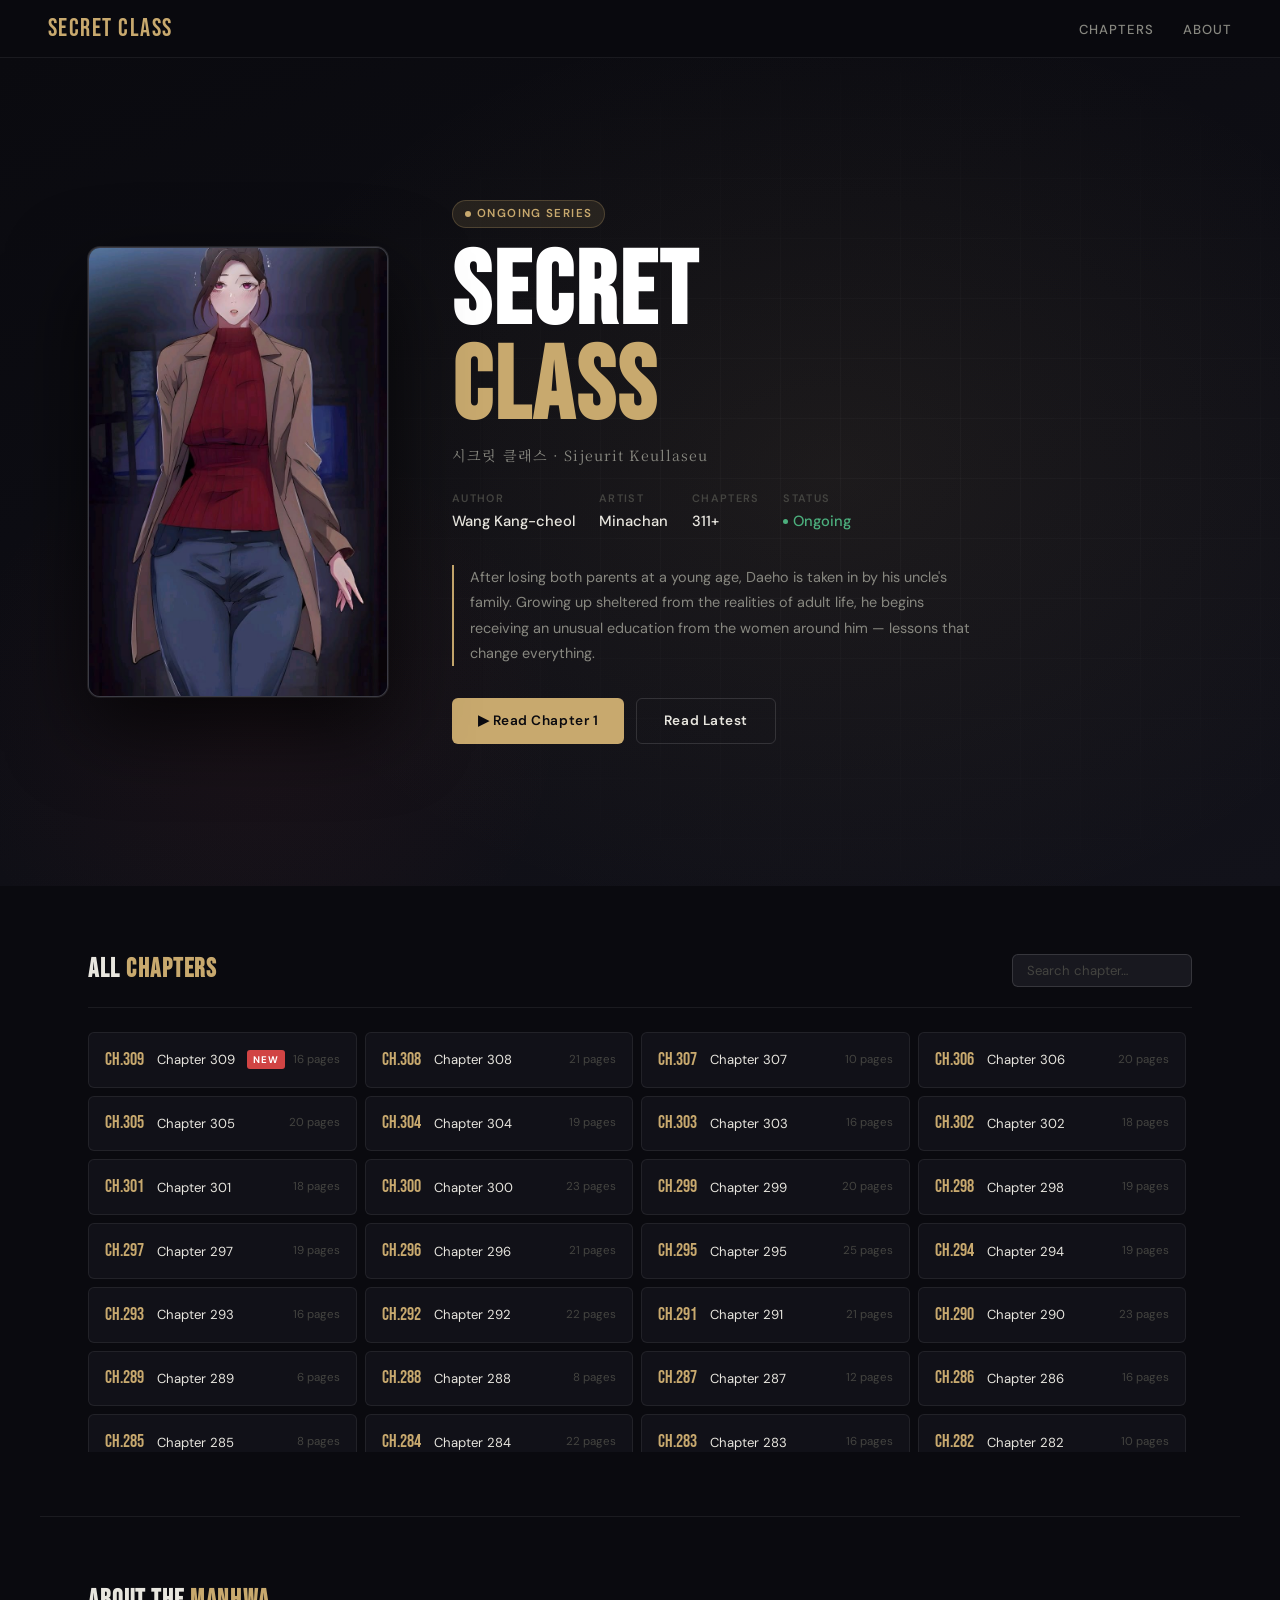
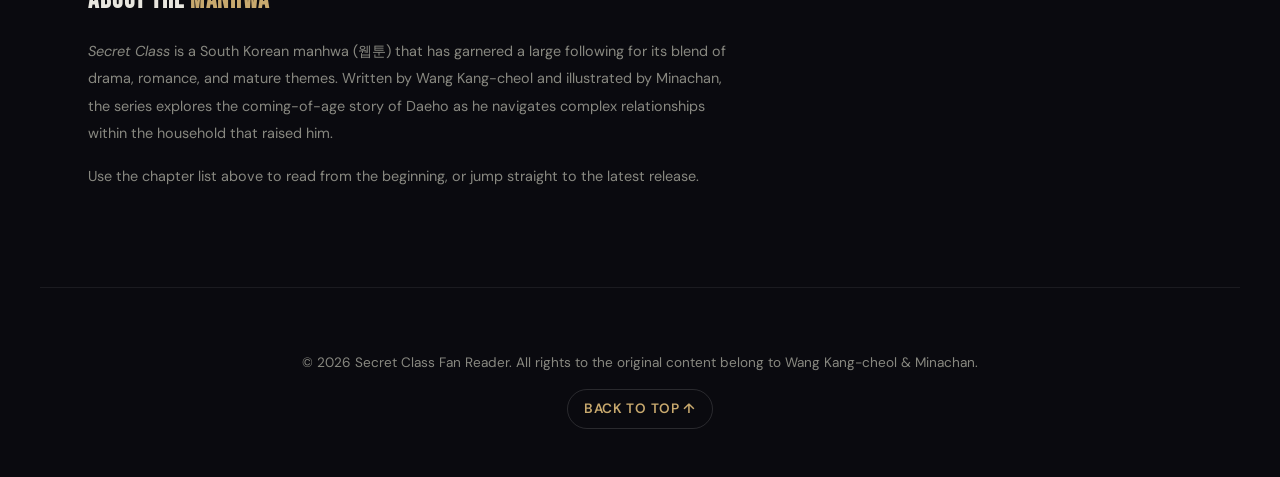
<file: index.html>
<!DOCTYPE html>
<html lang="en">
<head>
<meta charset="UTF-8" />
<meta name="viewport" content="width=device-width, initial-scale=1.0" />
<title>Secret Class – Read Manhwa Online Free</title>
<meta name="description" content="Read Secret Class manhwa online for free in English. All chapters available with fastest updates." />
<meta property="og:title" content="Secret Class – Read Manhwa Online Free" />
<meta property="og:description" content="Read Secret Class manhwa online for free. Fast updates, all chapters." />
<meta property="og:type" content="website" />
<meta property="og:url" content="https://readsecretclassonline.com/" />
<meta property="og:image" content="https://readsecretclassonline.com/web-app-manifest-512x512.png" />
<link rel="canonical" href="https://readsecretclassonline.com/" />
<link rel="icon" type="image/x-icon" href="/favicon.ico" />
<link rel="icon" type="image/png" sizes="96x96" href="/favicon-96x96.png" />
<link rel="icon" type="image/svg+xml" href="/favicon.svg" />
<link rel="apple-touch-icon" sizes="180x180" href="/apple-touch-icon.png" />
<link rel="manifest" href="/site.webmanifest" />
<meta name="theme-color" content="#0e0e0e" />
<meta name="twitter:card" content="summary_large_image" />
<meta name="twitter:title" content="Secret Class – Read Manhwa Online Free" />
<meta name="twitter:description" content="Read Secret Class manhwa online for free. Fast updates, all chapters." />

<link rel="preconnect" href="https://fonts.googleapis.com">
<link rel="preconnect" href="https://fonts.gstatic.com" crossorigin>
<link href="https://fonts.googleapis.com/css2?family=Bebas+Neue&family=DM+Sans:wght@300;400;500;600&family=Noto+Serif+KR:wght@400;600&display=swap" rel="stylesheet" media="print" onload="this.media='all'">
<noscript>
  <link href="https://fonts.googleapis.com/css2?family=Bebas+Neue&family=DM+Sans:wght@300;400;500;600&family=Noto+Serif+KR:wght@400;600&display=swap" rel="stylesheet">
</noscript>
<link rel="stylesheet" href="/assets/styles.css" />

<!-- Series-level structured data — reader.js enhances with chapter list at runtime -->
<script type="application/ld+json">
{
  "@context": "https://schema.org",
  "@type":    "ComicSeries",
  "name":     "Secret Class",
  "author":   "Wang Kang-cheol",
  "artist":   "Minachan",
  "genre":    ["Romance", "Drama", "Mature", "School Life", "Slice of Life"],
  "status":   "Ongoing"
}
</script>
<!-- Google tag (gtag.js) -->
<script async src="https://www.googletagmanager.com/gtag/js?id=G-3BD0E3986K"></script>
<script>
  window.dataLayer = window.dataLayer || [];
  function gtag(){dataLayer.push(arguments);}
  gtag('js', new Date());

  gtag('config', 'G-3BD0E3986K');
</script>
</head>
<body>

<!-- NAV -->
<nav class="nav">
  <a href="/" class="nav-brand">Secret Class</a>
  <ul class="nav-links">
    <li><a href="#chapters">Chapters</a></li>
    <li><a href="#about">About</a></li>
  </ul>
</nav>

<!-- HERO -->
<header class="hero" id="home">
  <div class="hero-bg"></div>
  <div class="hero-inner">

    <div class="hero-cover">
  <img src="assets/cover.webp"alt="Secret Class cover art" class="hero-cover-img" loading="eager" fetchpriority="high">
</div>

    <div class="hero-content">
      <div class="hero-badge">
        <div class="dot"></div>
        Ongoing Series
      </div>

      <h1 class="hero-title">SECRET<br/><span>CLASS</span></h1>
      <p class="hero-subtitle">시크릿 클래스 · Sijeurit Keullaseu</p>

      <div class="hero-meta">
        <div class="meta-item">
          <span class="meta-label">Author</span>
          <span class="meta-value">Wang Kang-cheol</span>
        </div>
        <div class="meta-item">
          <span class="meta-label">Artist</span>
          <span class="meta-value">Minachan</span>
        </div>
        <div class="meta-item">
          <span class="meta-label">Chapters</span>
          <span class="meta-value" id="chapters-count">…</span>
        </div>
        <div class="meta-item">
          <span class="meta-label">Status</span>
          <span class="meta-value status-ongoing">
            <div class="status-dot"></div> Ongoing
          </span>
        </div>
        <div class="meta-item" id="last-update-wrap" style="display:none;">
          <span class="meta-label">Last Read</span>
          <span class="meta-value" id="last-read">
            <a href="#" id="last-read-link">—</a>
          </span>
        </div>
      </div>

      <p class="hero-desc">
        After losing both parents at a young age, Daeho is taken in by his uncle's family.
        Growing up sheltered from the realities of adult life, he begins receiving an unusual
        education from the women around him — lessons that change everything.
      </p>

      <div class="hero-actions">
        <a href="/chapter/001/" class="btn btn-primary" id="btn-chapter-1">
          ▶ Read Chapter 1
        </a>
        <a href="#" class="btn btn-ghost" id="btn-latest">
          Read Latest
        </a>
        <a href="#" class="btn btn-ghost" id="btn-continue" style="display:none;">
          ↪ Continue Reading
        </a>
      </div>
    </div>

  </div>
</header>

<!-- CHAPTER LIST (server-rendered, indexed by Google) -->
<main>
  <section class="section" id="chapters">
    <div class="section-header">
      <h2 class="section-title">All <span>Chapters</span></h2>
      <div class="chapter-search">
        <input
          class="search-input"
          type="search"
          placeholder="Search chapter…"
          id="search-box"
          autocomplete="off"
          aria-label="Filter chapter list"
        />
      </div>
    </div>

    <div class="chapter-grid" id="chapter-grid">
      <!-- JS appends <a class="chapter-item"> tags here. We also render a
           static fallback below for crawlers + JS-off visitors. -->
      <noscript>
        <p style="color:var(--muted);">
          This site needs JavaScript to render the chapter list.
          Please enable JavaScript, or <a href="chapters.json" style="color:var(--accent);">view the chapter manifest directly</a>.
        </p>
      </noscript>
    </div>
  </section>

  <section class="section" id="about" style="border-top: 1px solid var(--border);">
    <div style="max-width:640px;">
      <h2 class="section-title" style="margin-bottom:1rem;">About the <span>Manhwa</span></h2>
      <p style="color:var(--muted); line-height:1.9; font-size:0.9rem;">
        <em>Secret Class</em> is a South Korean manhwa (웹툰) that has garnered a large following
        for its blend of drama, romance, and mature themes. Written by Wang Kang-cheol and
        illustrated by Minachan, the series explores the coming-of-age story of Daeho as he
        navigates complex relationships within the household that raised him.
      </p>
      <p style="color:var(--muted); line-height:1.9; font-size:0.9rem; margin-top:1rem;">
        Use the chapter list above to read from the beginning, or jump straight to the latest release.
      </p>
    </div>
  </section>
</main>

<!-- FOOTER -->
<footer>
  <span>© 2026 Secret Class Fan Reader. All rights to the original content belong to Wang Kang-cheol &amp; Minachan.</span>
  <span><a href="#">Back to top ↑</a></span>
</footer>

<button class="back-to-top" id="back-to-top" aria-label="Back to top">
  <svg width="24" height="24" viewBox="0 0 24 24" fill="none" stroke="currentColor" stroke-width="2" stroke-linecap="round" stroke-linejoin="round"><path d="M18 15l-6-6-6 6"/></svg>
</button>

<!-- Landing-page enhancements: fetch chapters.json, render list, wire CTAs -->
<script src="/assets/landing.js" async></script>
</body>
</html>
</file>
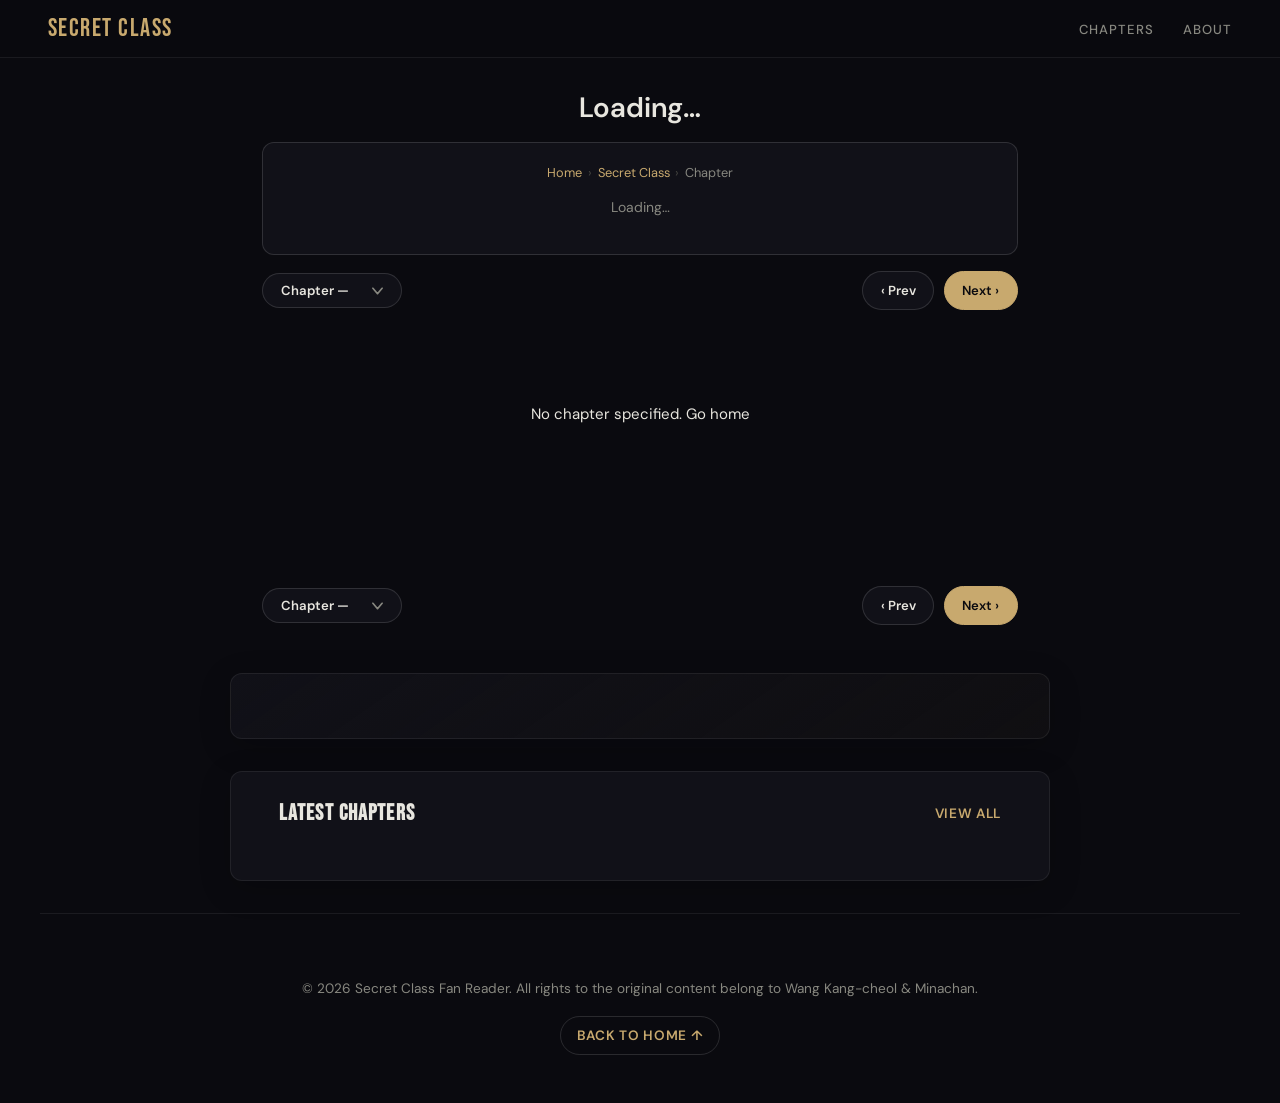
<file: reader.html>
<!DOCTYPE html>
<html lang="en">
<head>
<meta charset="UTF-8" />
<meta name="viewport" content="width=device-width, initial-scale=1.0" />
<title>Secret Class – Read Manhwa Online Free</title>
<meta name="description" content="Read Secret Class manhwa online for free in English. All 311 chapters available with fast updates." />
<link rel="icon" type="image/x-icon" href="/favicon.ico" />
<link rel="icon" type="image/png" sizes="96x96" href="/favicon-96x96.png" />
<link rel="icon" type="image/svg+xml" href="/favicon.svg" />
<link rel="apple-touch-icon" sizes="180x180" href="/apple-touch-icon.png" />
<link rel="manifest" href="/site.webmanifest" />
<meta name="theme-color" content="#0e0e0e" />
<meta property="og:type" content="article" />
<meta property="og:image" content="https://readsecretclassonline.com/web-app-manifest-512x512.png" />
<meta name="twitter:card" content="summary_large_image" />
<link rel="preconnect" href="https://fonts.googleapis.com" />
<link rel="preconnect" href="https://fonts.gstatic.com" crossorigin />
<link href="https://fonts.googleapis.com/css2?family=Bebas+Neue&family=Noto+Serif+KR:wght@400;600&family=DM+Sans:wght@300;400;500;600&display=swap" rel="stylesheet" />
<link rel="stylesheet" href="/assets/styles.css" />
<!-- Google tag (gtag.js) -->
<script async src="https://www.googletagmanager.com/gtag/js?id=G-3BD0E3986K"></script>
<script>
  window.dataLayer = window.dataLayer || [];
  function gtag(){dataLayer.push(arguments);}
  gtag('js', new Date());

  gtag('config', 'G-3BD0E3986K');
</script>
</head>
<body>

<!-- STICKY NAV -->
<nav class="nav" id="nav">
  <a href="/" class="nav-brand" id="nav-brand">Secret Class</a>
  <ul class="nav-links" id="nav-links">
    <li><a href="/#chapters">Chapters</a></li>
    <li><a href="/#about">About</a></li>
  </ul>
</nav>

<!-- READER HEADER -->
<div class="pv-reader-wrap">

  <!-- H1 title (centered, above card) -->
  <h1 class="pv-title" id="pv-title">Loading…</h1>

  <!-- Info card: breadcrumbs + description + tags -->
  <div class="pv-info-card" id="pv-info-card">
    <nav class="pv-breadcrumbs" aria-label="Breadcrumb">
<a href="/" id="pv-bc-home">Home</a>
    <span class="pv-sep">›</span>
    <a href="/" id="pv-bc-series">Secret Class</a>
      <span class="pv-sep">›</span>
      <span id="pv-bc-chapter">Chapter</span>
    </nav>
    <p class="pv-description" id="pv-description">Loading…</p>
    <div class="pv-tags" id="pv-tags"></div>
  </div>

  <!-- Chapter selector row: dropdown | Prev | Next -->
  <div class="pv-controls" id="pv-controls-top">
    <!-- Dropdown trigger -->
    <div class="pv-dropdown-wrap" id="pv-dropdown-wrap-top">
      <button class="pv-dropdown-btn" id="pv-dropdown-btn-top" aria-haspopup="listbox" aria-expanded="false">
        <span id="pv-dropdown-label-top">Chapter —</span>
        <svg class="pv-chevron" viewBox="0 0 12 8" fill="none" xmlns="http://www.w3.org/2000/svg">
          <path d="M1 1L6 7L11 1" stroke="currentColor" stroke-width="1.8" stroke-linecap="round" stroke-linejoin="round"/>
        </svg>
      </button>
      <div class="pv-dropdown-panel" id="pv-dropdown-panel-top" role="listbox" aria-label="Select chapter" hidden>
        <ul class="pv-chapter-list" id="pv-chapter-list-top"></ul>
      </div>
    </div>

    <div class="pv-prev-next">
      <a href="#" id="pv-prev-top" class="pv-pill pv-prev">‹ Prev</a>
      <a href="#" id="pv-next-top" class="pv-pill pv-next">Next ›</a>
    </div>
  </div>

</div>

<!-- READER PAGES -->
<div class="reader-page" id="reader-pages">
  <p style="color:var(--muted); padding:4rem; text-align:center;">Loading…</p>
</div>

<!-- BOTTOM CONTROLS -->
<div class="pv-controls pv-controls-bottom" id="pv-controls-bottom">
  <div class="pv-dropdown-wrap" id="pv-dropdown-wrap-bot">
    <button class="pv-dropdown-btn" id="pv-dropdown-btn-bot" aria-haspopup="listbox" aria-expanded="false">
      <span id="pv-dropdown-label-bot">Chapter —</span>
      <svg class="pv-chevron" viewBox="0 0 12 8" fill="none" xmlns="http://www.w3.org/2000/svg">
        <path d="M1 1L6 7L11 1" stroke="currentColor" stroke-width="1.8" stroke-linecap="round" stroke-linejoin="round"/>
      </svg>
    </button>
    <div class="pv-dropdown-panel" id="pv-dropdown-panel-bot" role="listbox" aria-label="Select chapter" hidden>
      <ul class="pv-chapter-list" id="pv-chapter-list-bot"></ul>
    </div>
  </div>

  <div class="pv-prev-next">
    <a href="#" id="pv-prev-bot" class="pv-pill pv-prev">‹ Prev</a>
    <a href="#" id="pv-next-bot" class="pv-pill pv-next">Next ›</a>
  </div>
</div>

<!-- SHARE WIDGET -->
<div class="share-widget" id="share-widget"></div>

<!-- SEO TEXT BLOCK -->
<div class="chapter-seo" id="chapter-seo"></div>

<!-- LATEST CHAPTERS -->
<div class="latest-widget">
  <div class="latest-header">
    <h3>Latest Chapters</h3>
    <a href="/" class="view-all-link">View All</a>
  </div>
  <ul class="latest-list" id="latest-list"></ul>
</div>

<footer>
  <span>© <span id="year"></span> Secret Class Fan Reader. All rights to the original content belong to Wang Kang-cheol &amp; Minachan.</span>
  <span><a href="/">Back to home ↑</a></span>
</footer>

<button class="back-to-top" id="back-to-top" aria-label="Back to top">
  <svg width="24" height="24" viewBox="0 0 24 24" fill="none" stroke="currentColor" stroke-width="2" stroke-linecap="round" stroke-linejoin="round"><path d="M18 15l-6-6-6 6"/></svg>
</button>

<script type="application/ld+json" id="jsonld"></script>
<script type="application/ld+json" id="jsonld-bc"></script>
<script>document.getElementById('year').textContent = new Date().getFullYear();</script>
<script src="/assets/reader.js"></script>
</body>
</html>
</file>
<file: assets/styles.css>
/* ─── TOKENS ─────────────────────────────────────────────── */
:root {
  --bg:        #0a0a0f;
  --bg2:       #111118;
  --bg3:       #18181f;
  --surface:   #1e1e28;
  --border:    rgba(255,255,255,0.07);
  --border2:   rgba(255,255,255,0.13);
  --accent:    #c8a96e;
  --accent2:   #e8c98e;
  --red:       #d14444;
  --text:      #e8e6df;
  --muted:     #888880;
  --faint:     #444440;
  --radius:    6px;
  --radius-lg: 12px;
}

*, *::before, *::after { box-sizing: border-box; margin: 0; padding: 0; }

html { scroll-behavior: smooth; }

@media (max-width: 640px) {
  html { scroll-behavior: auto; }
}

body {
  background: var(--bg);
  color: var(--text);
  font-family: 'DM Sans', sans-serif;
  font-size: 15px;
  line-height: 1.6;
  min-height: 100vh;
}

a { color: inherit; text-decoration: none; }
img { display: block; max-width: 100%; }

/* ─── NAV ─────────────────────────────────────────────────── */
.nav {
  position: sticky; top: 0; z-index: 100;
  background: rgba(10,10,15,0.88);
  backdrop-filter: blur(14px);
  border-bottom: 1px solid var(--border);
  padding: 0 clamp(1rem, 4vw, 3rem);
  display: flex; align-items: center; justify-content: space-between;
  height: 58px;
}

.nav-brand {
  font-family: 'Bebas Neue', sans-serif;
  font-size: 1.55rem;
  letter-spacing: 0.06em;
  color: var(--accent);
}

.nav-links {
  display: flex; gap: 1.8rem;
  list-style: none;
}

.nav-links a {
  font-size: 0.82rem;
  font-weight: 500;
  letter-spacing: 0.08em;
  text-transform: uppercase;
  color: var(--muted);
  transition: color .2s;
}
.nav-links a:hover { color: var(--accent); }

/* ─── HERO ────────────────────────────────────────────────── */
.hero {
  position: relative;
  min-height: 92vh;
  display: flex; align-items: center;
  overflow: hidden;
}

.hero-bg {
  position: absolute; inset: 0;
  background:
    radial-gradient(ellipse 70% 80% at 65% 50%, rgba(200,169,110,0.08) 0%, transparent 70%),
    radial-gradient(ellipse 40% 60% at 20% 80%, rgba(209,68,68,0.06) 0%, transparent 60%),
    linear-gradient(160deg, #0a0a0f 0%, #12121a 100%);
}

.hero-bg::after {
  content: '';
  position: absolute; inset: 0;
  background-image:
    linear-gradient(var(--border) 1px, transparent 1px),
    linear-gradient(90deg, var(--border) 1px, transparent 1px);
  background-size: 60px 60px;
  mask-image: radial-gradient(ellipse 80% 80% at 70% 50%, black 0%, transparent 70%);
  opacity: 0.4;
}

.hero-inner {
  position: relative;
  display: flex; align-items: center; gap: 5vw;
  width: 100%; max-width: 1200px;
  margin: 0 auto;
  padding: clamp(3rem,8vh,6rem) clamp(1rem,4vw,3rem);
}

.hero-cover {
  flex: 0 0 auto;
  width: clamp(200px, 24vw, 300px);
  aspect-ratio: 2/3;
  background: var(--surface);
  border-radius: var(--radius-lg);
  border: 1px solid var(--border2);
  overflow: hidden;
  position: relative;
  box-shadow: 0 30px 80px rgba(0,0,0,0.7), 0 0 0 1px var(--border2);
}

.hero-cover-placeholder {
  position: absolute; inset: 0;
  display: flex; flex-direction: column;
  align-items: center; justify-content: center; gap: 10px;
  background: linear-gradient(145deg, #1a1a24 0%, #0f0f16 100%);
  color: var(--faint);
  font-size: 0.72rem;
  letter-spacing: 0.1em;
  text-transform: uppercase;
}

.cover-art-label {
  font-family: 'Bebas Neue', sans-serif;
  font-size: 2.8rem;
  color: var(--border2);
  letter-spacing: 0.05em;
  text-align: center;
  line-height: 1;
  padding: 0 1rem;
}

.hero-content { flex: 1 1 0; min-width: 0; }

.hero-badge {
  display: inline-flex; align-items: center; gap: 6px;
  background: rgba(200,169,110,0.12);
  border: 1px solid rgba(200,169,110,0.25);
  color: var(--accent);
  font-size: 0.72rem;
  font-weight: 600;
  letter-spacing: 0.12em;
  text-transform: uppercase;
  padding: 4px 12px;
  border-radius: 20px;
  margin-bottom: 1.2rem;
}

.dot { width: 6px; height: 6px; border-radius: 50%; background: var(--accent); animation: pulse 2s infinite; }
@keyframes pulse { 0%,100% { opacity: 1; } 50% { opacity: 0.3; } }

.hero-title {
  font-family: 'Bebas Neue', sans-serif;
  font-size: clamp(3.5rem, 8vw, 7rem);
  letter-spacing: 0.03em;
  line-height: 0.92;
  color: #fff;
  margin-bottom: 0.5rem;
}

.hero-title span { color: var(--accent); }

.hero-subtitle {
  font-family: 'Noto Serif KR', serif;
  font-size: 0.88rem;
  color: var(--muted);
  letter-spacing: 0.08em;
  margin-bottom: 1.5rem;
}

.hero-meta {
  display: flex; flex-wrap: wrap; gap: 1.5rem;
  margin-bottom: 2rem;
}

.meta-item { display: flex; flex-direction: column; gap: 2px; }
.meta-label { font-size: 0.68rem; font-weight: 600; letter-spacing: 0.12em; text-transform: uppercase; color: var(--faint); }
.meta-value { font-size: 0.92rem; font-weight: 500; color: var(--text); }

.status-ongoing {
  color: #4caf7d;
  display: flex; align-items: center; gap: 5px;
}
.status-dot { width: 5px; height: 5px; border-radius: 50%; background: #4caf7d; animation: pulse 2s infinite; }

.hero-desc {
  font-size: 0.9rem;
  color: var(--muted);
  line-height: 1.75;
  max-width: 520px;
  margin-bottom: 2rem;
  border-left: 2px solid var(--accent);
  padding-left: 1rem;
}

.hero-actions {
  display: flex; flex-wrap: wrap; gap: 0.75rem;
}

.btn {
  display: inline-flex; align-items: center; gap: 8px;
  padding: 0.7rem 1.6rem;
  border-radius: var(--radius);
  font-size: 0.85rem;
  font-weight: 600;
  letter-spacing: 0.04em;
  cursor: pointer;
  transition: all .2s;
  border: none;
  min-width: 140px;
  justify-content: center;
}

.btn-primary {
  background: var(--accent);
  color: #0a0a0f;
}
.btn-primary:hover { background: var(--accent2); transform: translateY(-1px); }

.btn-ghost {
  background: transparent;
  color: var(--text);
  border: 1px solid var(--border2);
}
.btn-ghost:hover { border-color: var(--accent); color: var(--accent); }

/* ─── BREADCRUMBS ────────────────────────────────────────── */
.breadcrumbs {
  max-width: 1200px;
  margin: 0 auto;
  padding: 1.2rem clamp(1rem,4vw,3rem) 0;
  font-size: 0.78rem;
  color: var(--muted);
  letter-spacing: 0.04em;
}
.breadcrumbs a { color: var(--accent); }
.breadcrumbs a:hover { text-decoration: underline; }
.breadcrumbs .sep { margin: 0 0.4rem; opacity: 0.4; }

/* ─── CHAPTER LIST ────────────────────────────────────────── */
.section {
  max-width: 1200px; margin: 0 auto;
  padding: clamp(2rem,5vw,4rem) clamp(1rem,4vw,3rem);
}

.section-header {
  display: flex; align-items: center; justify-content: space-between;
  margin-bottom: 1.5rem;
  padding-bottom: 1rem;
  border-bottom: 1px solid var(--border);
}

.section-title {
  font-family: 'Bebas Neue', sans-serif;
  font-size: 1.6rem;
  letter-spacing: 0.06em;
  color: var(--text);
}

.section-title span { color: var(--accent); }

.chapter-search {
  display: flex; align-items: center; gap: 10px;
}

.search-input {
  background: var(--bg3);
  border: 1px solid var(--border2);
  color: var(--text);
  border-radius: var(--radius);
  padding: 0.45rem 0.9rem;
  font-size: 0.82rem;
  font-family: inherit;
  outline: none;
  width: 180px;
  transition: border-color .2s;
}
.search-input::placeholder { color: var(--faint); }
.search-input:focus { border-color: var(--accent); }

.chapter-grid {
  display: grid;
  grid-template-columns: repeat(auto-fill, minmax(260px, 1fr));
  gap: 8px;
  max-height: 420px;
  overflow-y: auto;
  padding-right: 6px;
}

/* Optional: custom scrollbar for dark theme */
.chapter-grid::-webkit-scrollbar {
  width: 6px;
}
.chapter-grid::-webkit-scrollbar-track {
  background: var(--bg2);
  border-radius: 4px;
}
.chapter-grid::-webkit-scrollbar-thumb {
  background: var(--border2);
  border-radius: 4px;
}
.chapter-grid::-webkit-scrollbar-thumb:hover {
  background: var(--accent);
}

.chapter-item {
  display: flex; align-items: center; justify-content: space-between;
  background: var(--bg2);
  border: 1px solid var(--border);
  border-radius: var(--radius);
  padding: 0.8rem 1rem;
  cursor: pointer;
  transition: all .18s;
  text-decoration: none;
  color: inherit;
}

.chapter-item:hover {
  background: var(--surface);
  border-color: var(--accent);
  transform: translateX(3px);
}

.chapter-num {
  font-family: 'Bebas Neue', sans-serif;
  font-size: 1.1rem;
  color: var(--accent);
  min-width: 52px;
}

.chapter-name {
  flex: 1;
  font-size: 0.82rem;
  color: var(--text);
  overflow: hidden;
  text-overflow: ellipsis;
  white-space: nowrap;
}

.chapter-date {
  font-size: 0.72rem;
  color: var(--faint);
  white-space: nowrap;
  margin-left: 8px;
}

.new-badge {
  background: var(--red);
  color: #fff;
  font-size: 0.6rem;
  font-weight: 700;
  letter-spacing: 0.08em;
  text-transform: uppercase;
  padding: 2px 6px;
  border-radius: 3px;
  margin-left: 6px;
  flex-shrink: 0;
}

.chapter-dropdown {
  background: var(--bg3);
  border: 1px solid var(--border2);
  color: var(--text);
  border-radius: var(--radius);
  padding: 0.6rem 1rem;
  font-size: 0.85rem;
  font-family: inherit;
  cursor: pointer;
  outline: none;
  min-width: 120px;
  transition: border-color .2s;
}

.chapter-dropdown:focus {
  border-color: var(--accent);
}

.chapter-dropdown option {
  background: var(--bg2);
  color: var(--text);
}

.show-more-row {
  grid-column: 1 / -1;
  display: flex; justify-content: center;
  padding-top: 0.5rem;
}

/* ─── FOOTER ──────────────────────────────────────────────── */
footer {
  border-top: 1px solid var(--border);
  padding: 2rem clamp(1rem,4vw,3rem);
  display: flex; flex-wrap: wrap; align-items: center; justify-content: space-between;
  gap: 1rem;
  color: var(--faint);
  font-size: 0.78rem;
  max-width: 1200px;
  margin: 0 auto;
}

footer a { color: var(--accent); }

/* ─── CHAPTER READER PAGE ─────────────────────────────────── */
.reader-page {
  max-width: 820px;
  margin: 0 auto;
  padding: 1.5rem clamp(0.5rem, 2vw, 1rem) 5rem;
  display: flex; flex-direction: column; align-items: center;
  gap: 6px;
}

.reader-page img {
  width: 100%;
  height: auto;
  border-radius: 4px;
  background: var(--bg3);
}

.reader-chapter-header {
  max-width: 820px;
  margin: 0 auto;
  padding: 1.5rem clamp(1rem,4vw,3rem) 1rem;
  text-align: center;
}
.reader-chapter-header h1 {
  font-family: 'Bebas Neue', sans-serif;
  font-size: clamp(2rem, 5vw, 3rem);
  letter-spacing: 0.04em;
  color: #fff;
  margin-bottom: 0.3rem;
}
.reader-chapter-header .sub {
  color: var(--muted);
  font-size: 0.85rem;
  letter-spacing: 0.04em;
}

.chapter-nav {
  max-width: 820px;
  margin: 0 auto;
  padding: 0 clamp(1rem,4vw,3rem) 2rem;
  display: flex; justify-content: space-between; align-items: center; gap: 0.75rem;
}
.chapter-nav a, .chapter-nav span {
  display: inline-flex; align-items: center; gap: 6px;
  padding: 0.6rem 1.2rem;
  border: 1px solid var(--border2);
  border-radius: var(--radius);
  font-size: 0.85rem;
  font-weight: 500;
  color: var(--text);
  transition: all .2s;
}

/* ─── SHARE WIDGET ───────────────────────────────────────────── */
.share-widget {
  max-width: 820px;
  margin: 3rem auto 1rem;
  text-align: center;
}
.share-widget h3 {
  font-family: 'DM Sans', sans-serif;
  font-size: 1.1rem;
  color: var(--muted);
  margin-bottom: 1.2rem;
  font-weight: 500;
}
.share-buttons {
  display: flex;
  justify-content: center;
  gap: 1rem;
  flex-wrap: wrap;
}
.share-btn {
  display: inline-flex;
  align-items: center;
  gap: 0.5rem;
  padding: 0.6rem 1.2rem;
  border-radius: 999px;
  font-size: 0.85rem;
  font-weight: 600;
  color: #fff !important;
  transition: transform 0.2s, box-shadow 0.2s;
}
.share-btn:hover {
  transform: translateY(-2px);
  box-shadow: 0 4px 12px rgba(0,0,0,0.3);
}
.share-btn.twitter { background: #1DA1F2; }
.share-btn.facebook { background: #1877F2; }
.share-btn.reddit { background: #FF4500; }

/* ─── SEO TEXT BLOCK (card style) ───────────────────────── */
.chapter-seo {
  max-width: 820px;
  margin: 2rem auto;
  padding: 2rem;
  background: linear-gradient(145deg, var(--bg2) 0%, rgba(200,169,110,0.03) 100%);
  border: 1px solid var(--border);
  border-radius: var(--radius-lg);
  box-shadow: 0 8px 32px rgba(0,0,0,0.2);
}

.chapter-seo h2 {
  font-family: 'Bebas Neue', sans-serif;
  font-size: 1.6rem;
  letter-spacing: 0.03em;
  color: var(--accent);
  margin-bottom: 1rem;
  display: flex;
  align-items: center;
  gap: 0.5rem;
}

.chapter-seo h2::before {
  content: '';
  display: block;
  width: 4px;
  height: 1.2em;
  background: var(--accent);
  border-radius: 4px;
}

.seo-content p {
  color: var(--muted);
  font-size: 0.95rem;
  line-height: 1.7;
  margin-bottom: 0.5rem;
}

.seo-content p strong {
  color: var(--text);
  font-weight: 600;
}

.seo-disclaimer {
  font-size: 0.8rem !important;
  opacity: 0.7;
  margin-top: 1rem;
}

.seo-tags {
  margin-top: 1.5rem;
  padding-top: 1.5rem;
  border-top: 1px dashed var(--border2);
  display: flex;
  flex-wrap: wrap;
  gap: 0.5rem;
}

/* ─── LATEST CHAPTERS WIDGET (card style) ────────────────── */
.latest-widget {
  max-width: 820px;
  margin: 0 auto 4rem auto;
  background: var(--bg2);
  border: 1px solid var(--border);
  border-radius: var(--radius-lg);
  padding: 2rem;
  box-shadow: 0 8px 32px rgba(0,0,0,0.2);
}

.latest-header {
  display: flex;
  justify-content: space-between;
  align-items: center;
  margin-bottom: 1.5rem;
}

.latest-header h3 {
  font-family: 'Bebas Neue', sans-serif;
  font-size: 1.4rem;
  letter-spacing: 0.05em;
  color: var(--text);
}

.view-all-link {
  font-size: 0.85rem;
  font-weight: 600;
  color: var(--accent);
  text-transform: uppercase;
  letter-spacing: 0.05em;
  transition: color 0.2s;
}

.view-all-link:hover {
  color: var(--accent2);
}

.latest-list {
  list-style: none;
  display: grid;
  grid-template-columns: repeat(auto-fill, minmax(130px, 1fr));
  gap: 0.8rem;
}

.latest-list li a {
  display: flex;
  align-items: center;
  justify-content: center;
  gap: 0.4rem;
  background: var(--bg3);
  padding: 0.8rem 1rem;
  border-radius: var(--radius);
  border: 1px solid transparent;
  text-align: center;
  transition: all 0.2s ease;
}

.latest-list li a:hover {
  background: var(--surface);
  border-color: var(--accent);
  transform: translateY(-2px);
  box-shadow: 0 4px 12px rgba(200,169,110,0.15);
}

.ch-prefix {
  font-size: 0.8rem;
  color: var(--muted);
  text-transform: uppercase;
  letter-spacing: 0.05em;
}

.ch-num {
  font-size: 1.1rem;
  font-weight: 600;
  color: var(--accent);
}

/* Mobile adjustments */
@media (max-width: 640px) {
  .chapter-seo,
  .latest-widget {
    margin-left: 1rem;
    margin-right: 1rem;
    padding: 1rem;
  }
  .latest-widget ul {
    grid-template-columns: repeat(auto-fill, minmax(100px, 1fr));
  }
}
/* New reader header styles */
.reader-header {
  max-width: 820px;
  margin: 1.5rem auto 0;
  padding: 0 clamp(1rem, 4vw, 3rem);
  border-bottom: 1px solid var(--border);
  padding-bottom: 1.5rem;
}

.reader-header-top {
  display: flex;
  align-items: baseline;
  gap: 1rem;
  flex-wrap: wrap;
  margin-bottom: 0.75rem;
}

.series-title {
  font-family: 'Bebas Neue', sans-serif;
  font-size: 1.2rem;
  letter-spacing: 0.06em;
  color: var(--accent);
}

.chapter-badge {
  background: var(--bg3);
  padding: 0.2rem 0.6rem;
  border-radius: 20px;
  font-size: 0.75rem;
  font-weight: 500;
  color: var(--muted);
  border: 1px solid var(--border2);
}

.chapter-description {
  font-size: 0.9rem;
  line-height: 1.6;
  color: var(--muted);
  margin: 1rem 0 0.8rem;
}

.chapter-meta-tags {
  display: flex;
  flex-wrap: wrap;
  gap: 0.5rem;
  margin-bottom: 1rem;
}

.tag {
  background: var(--bg2);
  padding: 0.2rem 0.8rem;
  border-radius: 16px;
  font-size: 0.7rem;
  color: var(--accent);
  border: 1px solid var(--border2);
}

.author-credit {
  font-size: 0.7rem;
  color: var(--faint);
  margin-left: 0.5rem;
}

.chapter-actions {
  display: flex;
  gap: 1rem;
  margin-top: 0.5rem;
}
/* Make dropdown fit nicely inside the new header actions */
.chapter-actions .chapter-dropdown {
  background: var(--bg2);
  border: 1px solid var(--border2);
  color: var(--text);
  border-radius: 20px;
  padding: 0.4rem 1rem;
  font-size: 0.8rem;
  font-family: inherit;
  cursor: pointer;
  outline: none;
  min-width: 100px;
  text-align: center;
}

.chapter-actions .chapter-dropdown:hover {
  border-color: var(--accent);
}

/* On mobile, adjust spacing */
@media (max-width: 640px) {
  .chapter-actions {
    flex-wrap: wrap;
    justify-content: center;
  }
}

.chapter-nav-btn {
  background: var(--bg2);
  border: 1px solid var(--border2);
  padding: 0.4rem 1rem;
  border-radius: 20px;
  font-size: 0.8rem;
  font-weight: 500;
  transition: all 0.2s;
}

.chapter-nav-btn:hover {
  border-color: var(--accent);
  color: var(--accent);
}
.chapter-nav a:hover { border-color: var(--accent); color: var(--accent); }
.chapter-nav .disabled { opacity: 0.35; pointer-events: none; }


/* latest-chapters widget */
.latest-widget {
  max-width: 820px;
  margin: 2rem auto;
  padding: 1.5rem clamp(1rem,4vw,3rem);
  border-top: 1px solid var(--border);
}
.latest-widget h2 {
  font-family: 'Bebas Neue', sans-serif;
  color: var(--text);
  font-size: 1.3rem;
  letter-spacing: 0.05em;
  margin-bottom: 1rem;
}
.latest-widget h2 span { color: var(--accent); }
.latest-widget ul { list-style: none; display: grid; grid-template-columns: repeat(auto-fill, minmax(180px, 1fr)); gap: 0.5rem 1rem; }
.latest-widget li a { color: var(--muted); font-size: 0.85rem; display: block; padding: 0.3rem 0; transition: color .2s; }
.latest-widget li a:hover { color: var(--accent); }

/* ─── PROGRESS BAR ─────────────────────────────────────────── */
.reader-progress-bar {
  position: fixed;
  top: 0;
  left: 0;
  height: 3px;
  background: linear-gradient(90deg, var(--accent), var(--accent2));
  width: 0%;
  transition: width 0.15s linear;
  z-index: 200;
}

.reader-progress-text {
  font-size: 0.82rem;
  color: var(--accent);
  font-weight: 600;
  letter-spacing: 0.08em;
  white-space: nowrap;
  display: flex;
  align-items: center;
}

/* ─── READING MODE ─────────────────────────────────────────── */
body.reading-mode nav.nav,
body.reading-mode footer,
body.reading-mode .chapter-nav,
body.reading-mode .chapter-seo,
body.reading-mode .latest-widget,
body.reading-mode .reader-chapter-header {
  display: none !important;
}

body.reading-mode #reader-pages {
  padding-top: 0;
}

body.reading-mode #reader-pages img {
  margin: 0 auto;
  display: block;
}

/* ─── RESPONSIVE ──────────────────────────────────────────── */
@media (max-width: 640px) {
  .nav-links { display: none; }
  .hero-inner { flex-direction: column; text-align: center; }
  .hero-cover { width: 55vw; }
  .hero-desc { border-left: none; border-top: 2px solid var(--accent); padding: 1rem 0 0; }
  .hero-actions { justify-content: center; }
  .chapter-grid { grid-template-columns: 1fr; }
  .chapter-nav { justify-content: space-between; gap: 0.4rem; }
  .latest-widget ul { grid-template-columns: 1fr 1fr; }
  .chapter-nav a, .chapter-nav span {
    padding: 0.5rem 0.8rem;
    font-size: 0.78rem;
    min-width: auto;
    flex: 1;
  }
  .chapter-dropdown { min-width: 70px; padding: 0.45rem 0.6rem; font-size: 0.75rem; flex: 1; }
}

/* Very small screens - dropdown more compact */
@media (max-width: 372px) {
  .chapter-nav {
    gap: 0.25rem;
  }
  .chapter-nav a, .chapter-nav span {
    padding: 0.35rem 0.5rem;
    font-size: 0.68rem;
  }
  .chapter-dropdown {
    min-width: 60px;
    padding: 0.3rem 0.4rem;
    font-size: 0.65rem;
    flex: 1;
  }
}

@media (max-width: 640px) {
  .chapter-grid {
    max-height: 360px;
  }
}
/* ═══════════════════════════════════════════════════════════════

/* ═══════════════════════════════════════════════════════════════
   PANELVERSE-STYLE READER  (accurate recreation)
   ═══════════════════════════════════════════════════════════════ */

/* Outer wrapper — centres everything, max 820px */
.pv-reader-wrap {
  max-width: 820px;
  margin: 2rem auto 0;
  padding: 0 clamp(1rem, 4vw, 2rem);
}

/* ── H1 title (centered, plain weight like PV) ─────────────── */
.pv-title {
  font-family: 'DM Sans', sans-serif;
  font-size: clamp(1.3rem, 3.5vw, 1.75rem);
  font-weight: 600;
  color: var(--text);
  text-align: center;
  margin-bottom: 1rem;
  line-height: 1.3;
}

/* ── Info card (bordered box: breadcrumbs + desc + tags) ────── */
.pv-info-card {
  background: var(--bg2);
  border: 1px solid var(--border2);
  border-radius: var(--radius-lg);
  padding: 1.25rem 1.5rem;
  margin-bottom: 1rem;
  text-align: center;
}

.pv-breadcrumbs {
  display: flex;
  align-items: center;
  justify-content: center;
  flex-wrap: wrap;
  font-size: 0.8rem;
  color: var(--muted);
  margin-bottom: 0.75rem;
}
.pv-breadcrumbs a { color: var(--accent); transition: color 0.15s; }
.pv-breadcrumbs a:hover { color: var(--accent2); text-decoration: underline; }
.pv-sep { margin: 0 0.35rem; color: var(--faint); }

.pv-description {
  font-size: 0.875rem;
  line-height: 1.7;
  color: var(--muted);
  margin-bottom: 0.9rem;
  max-width: 600px;
  margin-left: auto;
  margin-right: auto;
}
.pv-description strong { color: var(--text); }

.pv-tags {
  display: flex;
  flex-wrap: wrap;
  align-items: center;
  justify-content: center;
  gap: 0.4rem;
}
.pv-tag {
  background: transparent;
  border: 1px solid var(--border2);
  color: var(--muted);
  font-size: 0.72rem;
  font-weight: 500;
  padding: 0.18rem 0.7rem;
  border-radius: 20px;
}
.pv-tag-status {
  color: #4caf7d;
  border-color: rgba(76,175,125,0.4);
}
.pv-author-line {
  font-size: 0.72rem;
  color: var(--faint);
  margin-top: 0.6rem;
}

/* ── Controls row: ‹Prev  [Chapter ▾]  Next› ───────────────── */
.pv-controls {
  display: flex;
  justify-content: space-between;
  align-items: center;
  gap: 0.6rem;
  margin-bottom: 0.25rem;
}

.pv-prev-next {
  display: flex;
  gap: 0.6rem;
  flex-shrink: 0;
}

.pv-controls-bottom {
  max-width: 820px;
  margin: 1rem auto 0;
  padding: 0 clamp(1rem, 4vw, 2rem);
}

/* Pill nav buttons */
.pv-pill {
  flex: 0 0 auto;
  display: inline-flex;
  align-items: center;
  padding: 0.5rem 1.1rem;
  border: 1px solid var(--border2);
  border-radius: 999px;
  font-size: 0.82rem;
  font-weight: 600;
  color: var(--text);
  background: var(--bg2);
  transition: background 0.15s, border-color 0.15s, color 0.15s;
  cursor: pointer;
  text-decoration: none;
  white-space: nowrap;
}
.pv-pill:hover:not(.pv-pill-disabled) {
  background: var(--surface);
  border-color: var(--accent);
  color: var(--accent);
}
.pv-pill-disabled {
  opacity: 0.35;
  pointer-events: none;
  cursor: default;
}
.pv-next {
  background: var(--accent);
  color: #0a0a0f;
  border-color: var(--accent);
}
.pv-next:hover:not(.pv-pill-disabled) {
  background: var(--accent2);
  border-color: var(--accent2);
  color: #0a0a0f;
}
.pv-next.pv-pill-disabled {
  background: var(--bg2);
  color: var(--muted);
  border-color: var(--border2);
}

/* ── Dropdown wrapper ───────────────────────────────────────── */
.pv-dropdown-wrap {
  position: relative;
  flex: 0 0 auto;
  min-width: 140px;
}

/* Trigger button */
.pv-dropdown-btn {
  width: 100%;
  display: flex;
  align-items: center;
  justify-content: space-between;
  gap: 0.5rem;
  padding: 0.5rem 1.1rem;
  background: var(--bg2);
  border: 1px solid var(--border2);
  border-radius: 999px;
  color: var(--text);
  font-family: inherit;
  font-size: 0.82rem;
  font-weight: 600;
  cursor: pointer;
  transition: border-color 0.15s, background 0.15s;
  white-space: nowrap;
  overflow: hidden;
}
.pv-dropdown-btn:hover {
  border-color: var(--accent);
  background: var(--surface);
}
.pv-dropdown-btn[aria-expanded="true"] {
  border-color: var(--accent);
  border-bottom-left-radius: 8px;
  border-bottom-right-radius: 8px;
}
.pv-chevron {
  width: 11px;
  height: 8px;
  flex-shrink: 0;
  color: var(--muted);
  transition: transform 0.2s;
}
.pv-dropdown-btn[aria-expanded="true"] .pv-chevron {
  transform: rotate(180deg);
}

/* Dropdown panel */
.pv-dropdown-panel {
  position: absolute;
  top: calc(100% + 4px);
  left: 0;
  right: 0;
  z-index: 200;
  background: var(--bg2);
  border: 1px solid var(--border2);
  border-radius: var(--radius);
  max-height: 220px;
  overflow-y: auto;
  box-shadow: 0 8px 24px rgba(0,0,0,0.5);

  scrollbar-width: thin;
  scrollbar-color: var(--border2) transparent;
}
.pv-dropdown-panel::-webkit-scrollbar { width: 5px; }
.pv-dropdown-panel::-webkit-scrollbar-thumb { background: var(--border2); border-radius: 4px; }
.pv-dropdown-panel::-webkit-scrollbar-thumb:hover { background: var(--accent); }

.pv-chapter-list { list-style: none; padding: 0; margin: 0; }
.pv-chapter-list li { border-bottom: 1px solid var(--border); }
.pv-chapter-list li:last-child { border-bottom: none; }

.pv-chapter-list li a,
.pv-chapter-list li span {
  display: block;
  padding: 0.5rem 1rem;
  font-size: 0.82rem;
  color: var(--muted);
  transition: background 0.1s, color 0.1s;
}
.pv-chapter-list li a:hover { background: var(--surface); color: var(--text); }
.pv-chapter-list li.pv-current span {
  color: var(--accent);
  font-weight: 600;
  background: rgba(200,169,110,0.07);
}

/* ── Reading mode ───────────────────────────────────────────── */
body.reading-mode .pv-reader-wrap,
body.reading-mode .pv-controls,
body.reading-mode .pv-controls-bottom,
body.reading-mode nav.nav,
body.reading-mode footer,
body.reading-mode .chapter-seo,
body.reading-mode .latest-widget,
body.reading-mode .back-to-top { display: none !important; }

/* ── Mobile ─────────────────────────────────────────────────── */
@media (max-width: 640px) {
  .pv-info-card { padding: 1rem; text-align: left; }
  .pv-breadcrumbs, .pv-tags { justify-content: flex-start; }
  .pv-description { text-align: left; }
  .pv-pill { padding: 0.45rem 0.8rem; font-size: 0.78rem; }
  .pv-dropdown-btn { padding: 0.45rem 0.9rem; font-size: 0.78rem; }
}

/* ── Footer ─────────────────────────────────────────────────── */
footer {
  text-align: center;
  padding: 4rem 1rem 3rem;
  font-size: 0.85rem;
  color: var(--muted);
  border-top: 1px solid var(--border);
  margin-top: 2rem;
  display: flex;
  flex-direction: column;
  gap: 1rem;
  align-items: center;
}
footer p {
  opacity: 0.8;
}
footer span a { 
  display: inline-block;
  color: var(--accent);
  font-weight: 600;
  text-transform: uppercase;
  letter-spacing: 0.05em;
  padding: 0.5rem 1rem;
  border: 1px solid var(--border2);
  border-radius: 999px;
  transition: all 0.2s;
}
footer span a:hover {
  background: var(--surface);
  border-color: var(--accent);
  color: var(--accent2);
}

/* ─── BACK TO TOP BUTTON ─────────────────────────────────────── */
.back-to-top {
  position: fixed;
  bottom: 2rem;
  right: 2rem;
  width: 45px;
  height: 45px;
  background: var(--bg2);
  border: 1px solid var(--border2);
  border-radius: 50%;
  color: var(--accent);
  display: flex;
  align-items: center;
  justify-content: center;
  cursor: pointer;
  z-index: 1000;
  opacity: 0;
  visibility: hidden;
  transform: translateY(10px);
  transition: all 0.3s cubic-bezier(0.4, 0, 0.2, 1);
  box-shadow: 0 4px 12px rgba(0,0,0,0.3);
}

.back-to-top.visible {
  opacity: 1;
  visibility: visible;
  transform: translateY(0);
}

.back-to-top:hover {
  background: var(--surface);
  border-color: var(--accent);
  color: var(--accent2);
  transform: translateY(-3px);
}

@media (max-width: 640px) {
  .back-to-top {
    bottom: 1.5rem;
    right: 1.5rem;
    width: 40px;
    height: 40px;
  }
}
</file>
